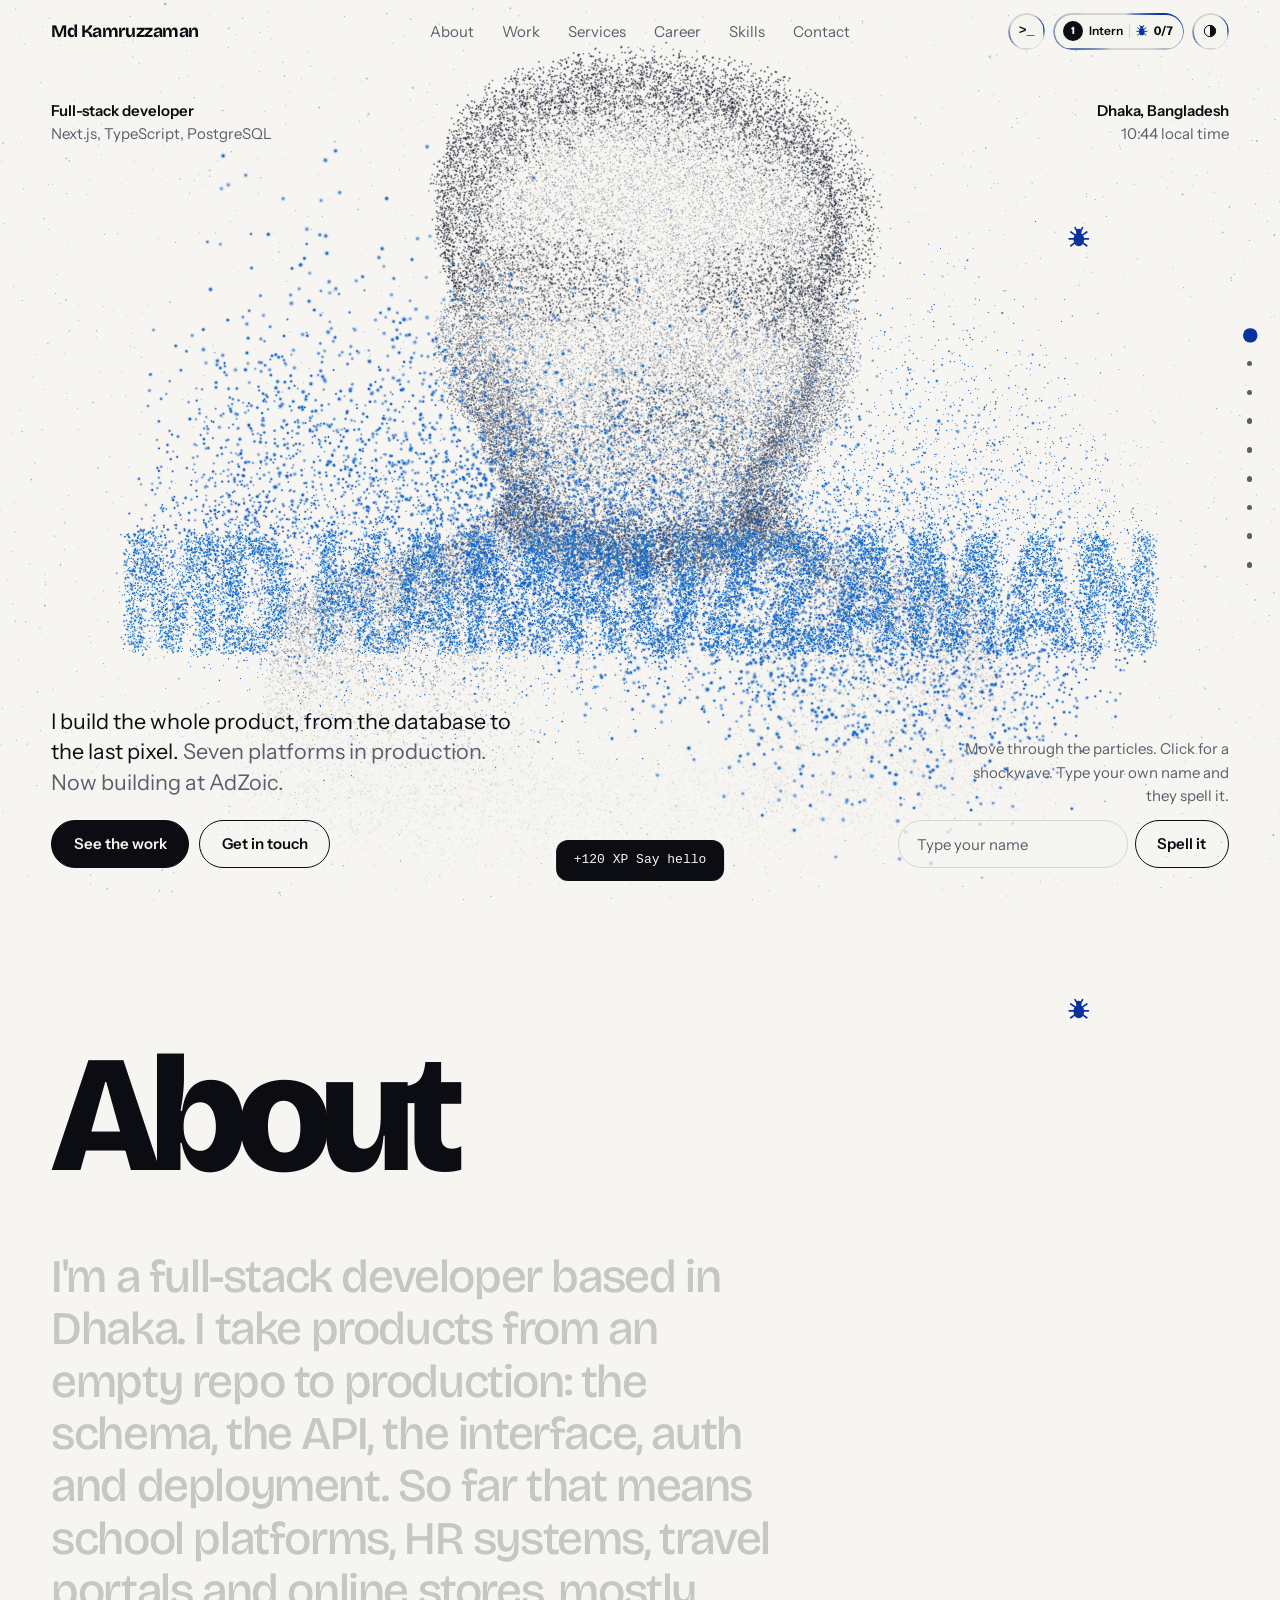
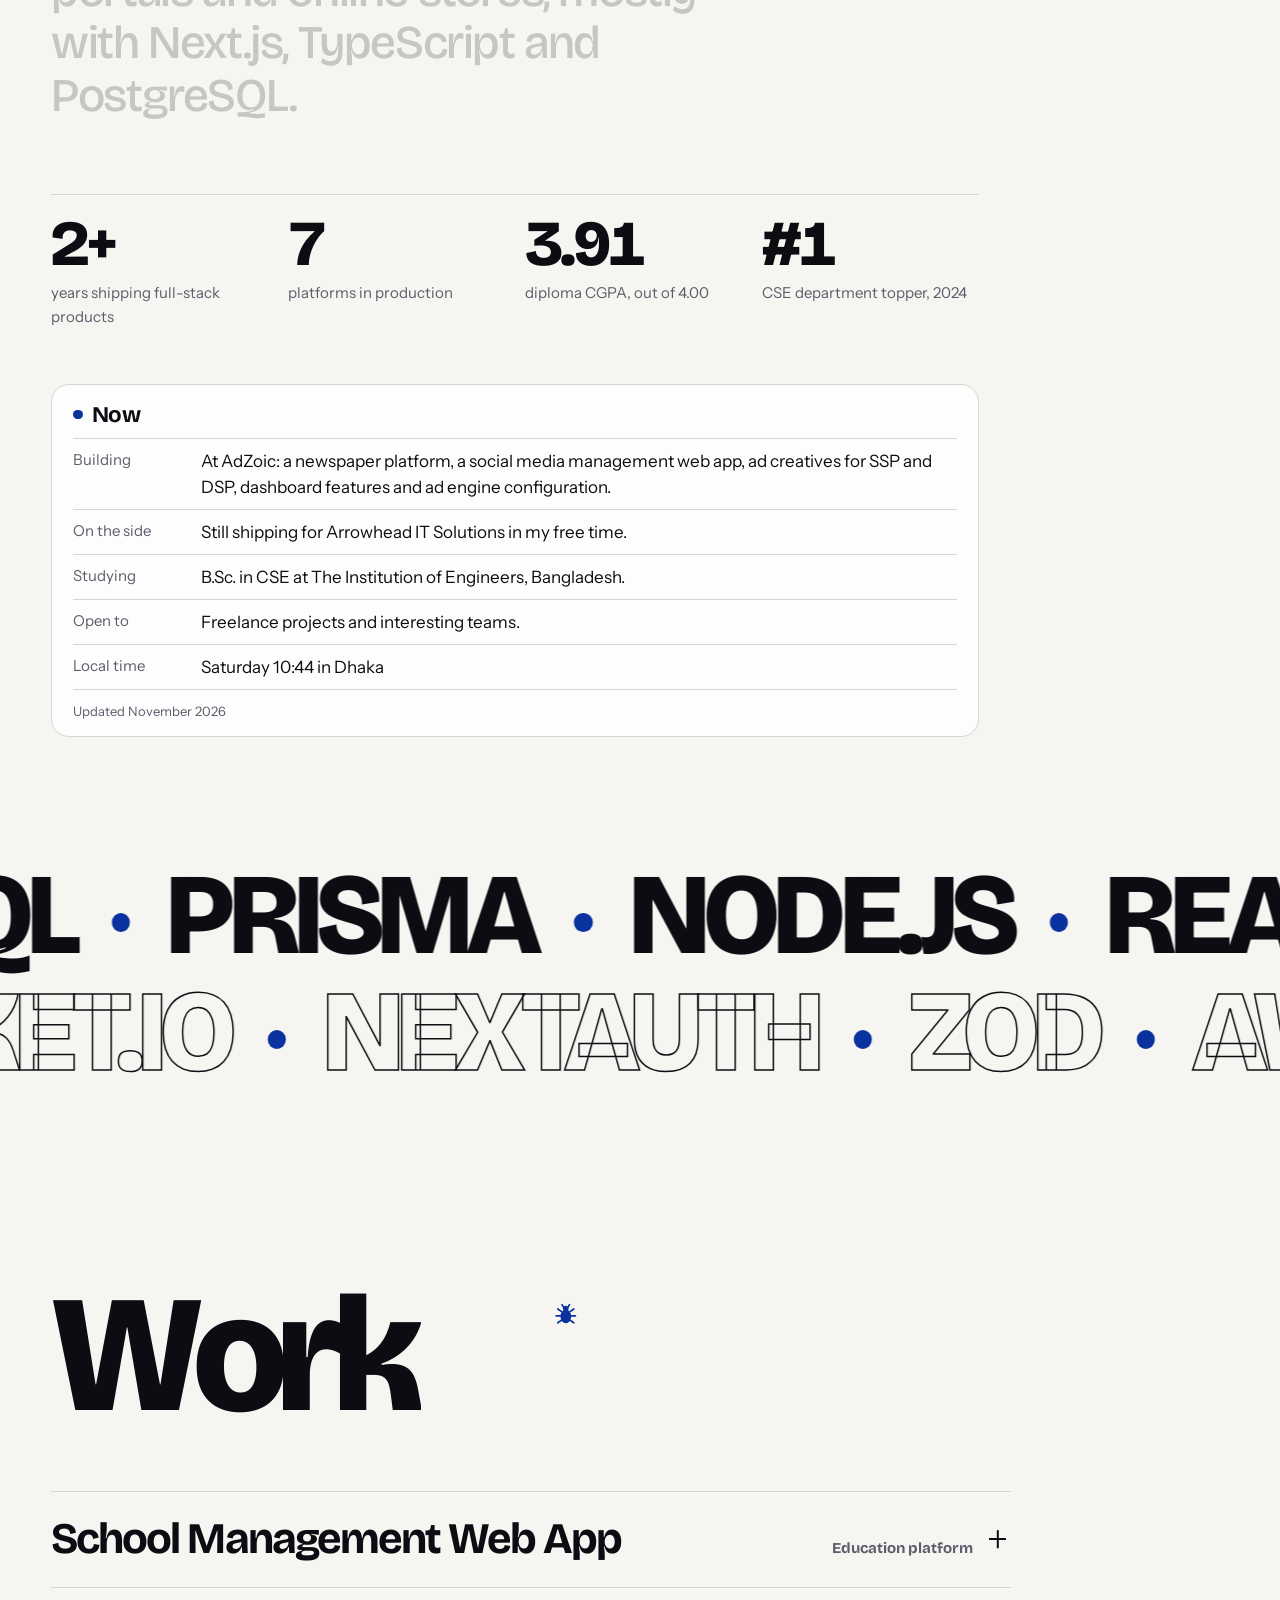
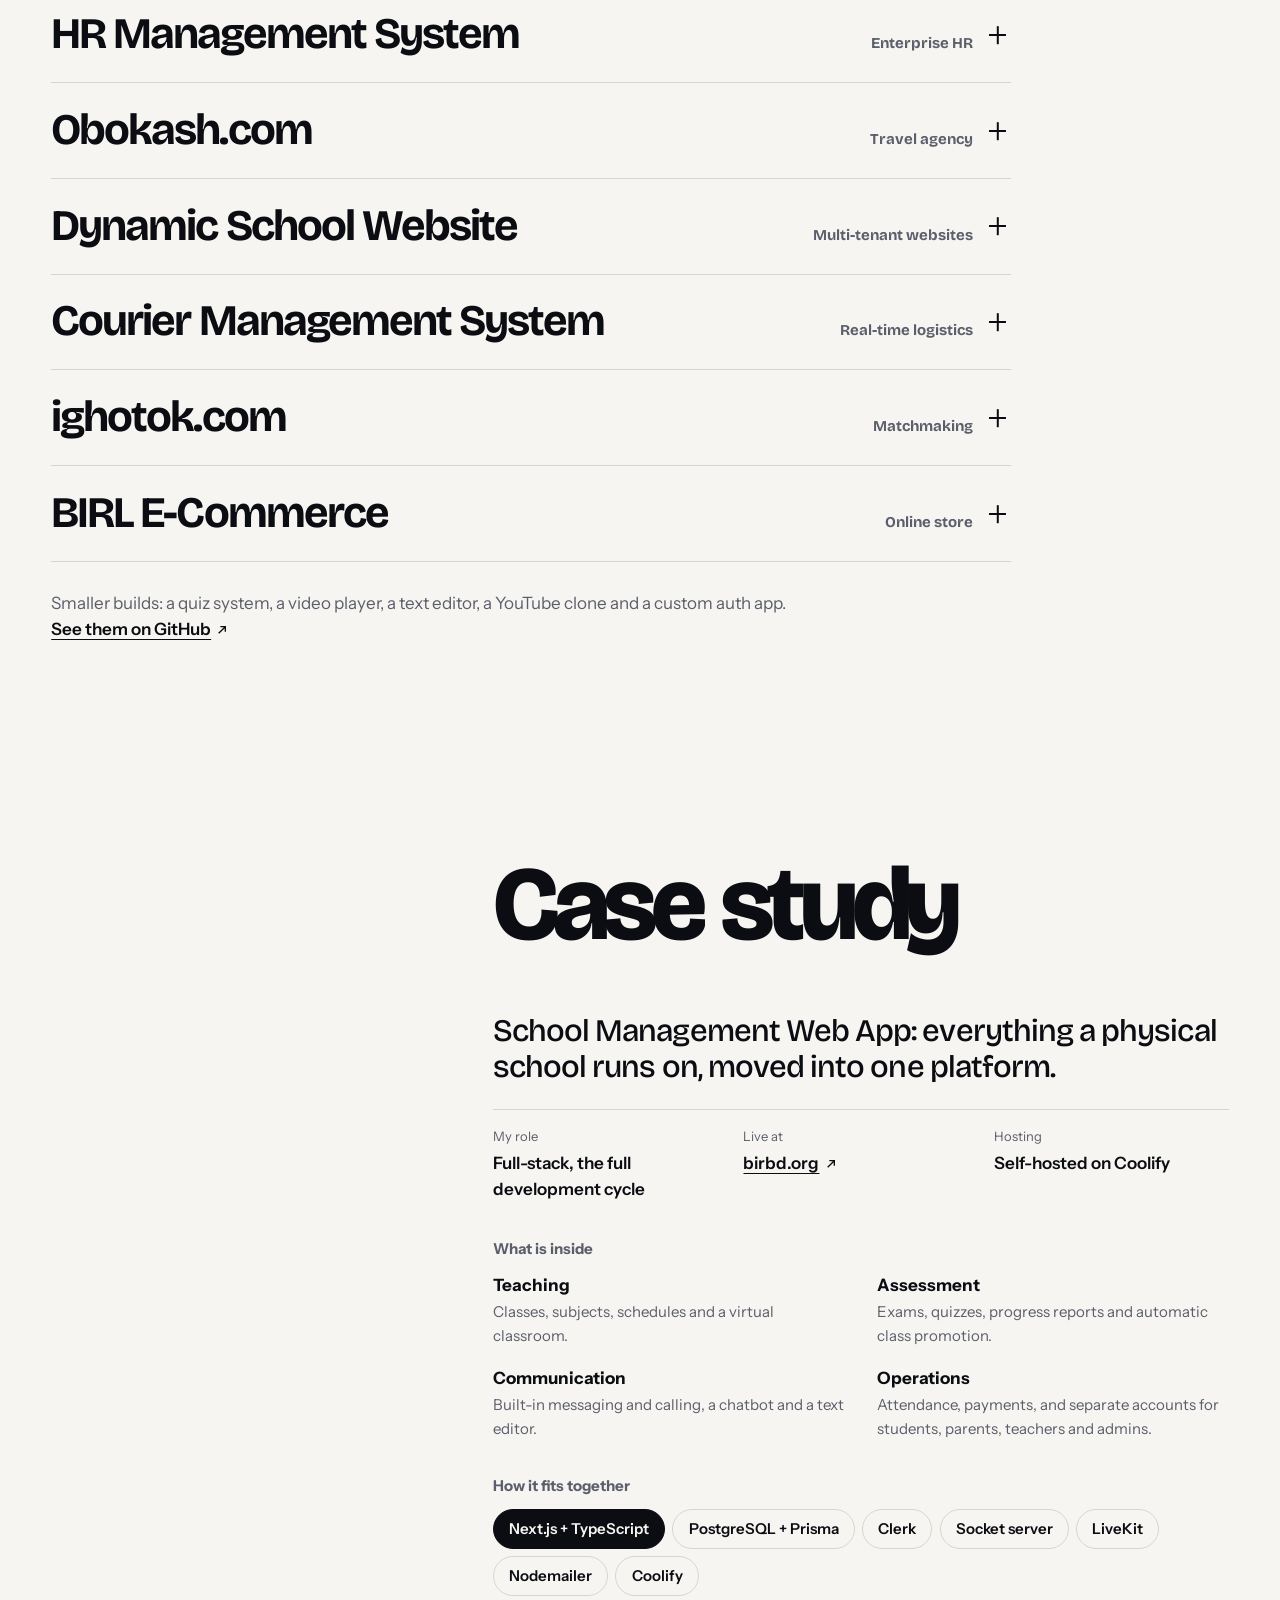
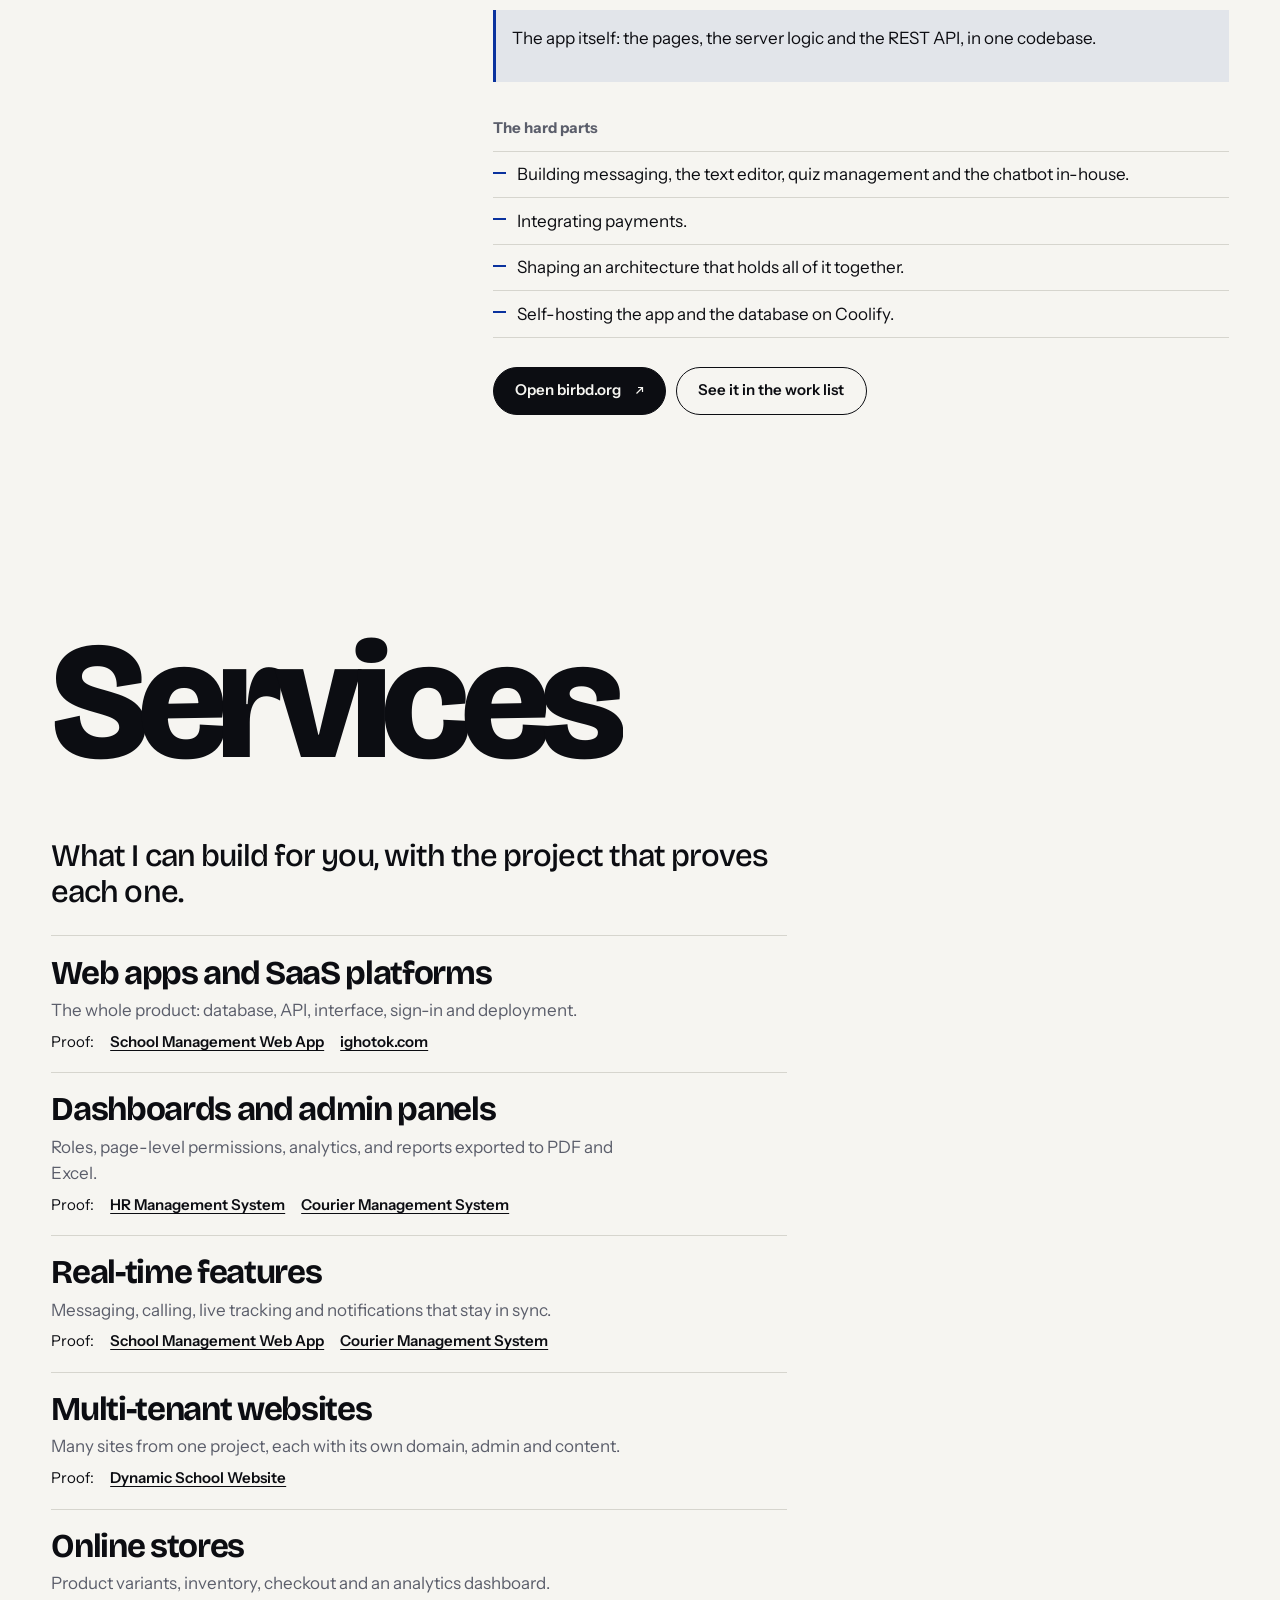
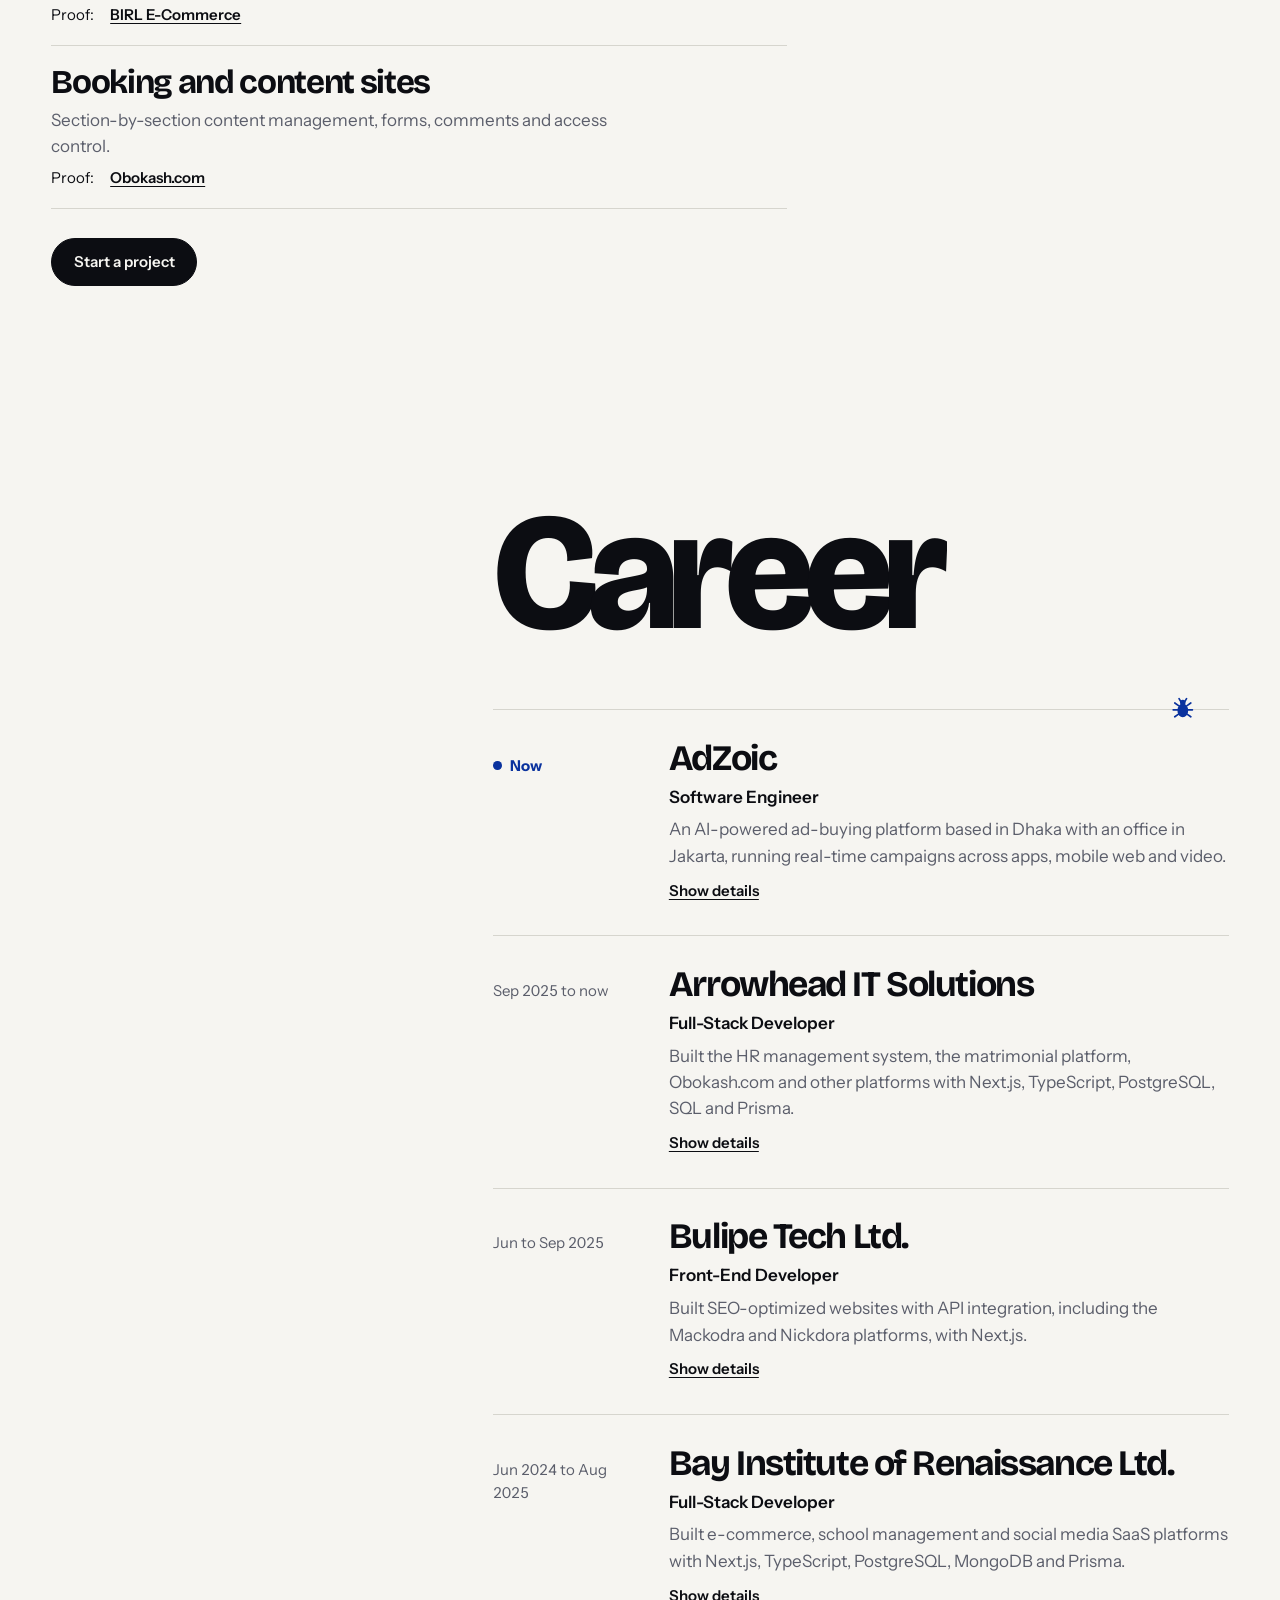
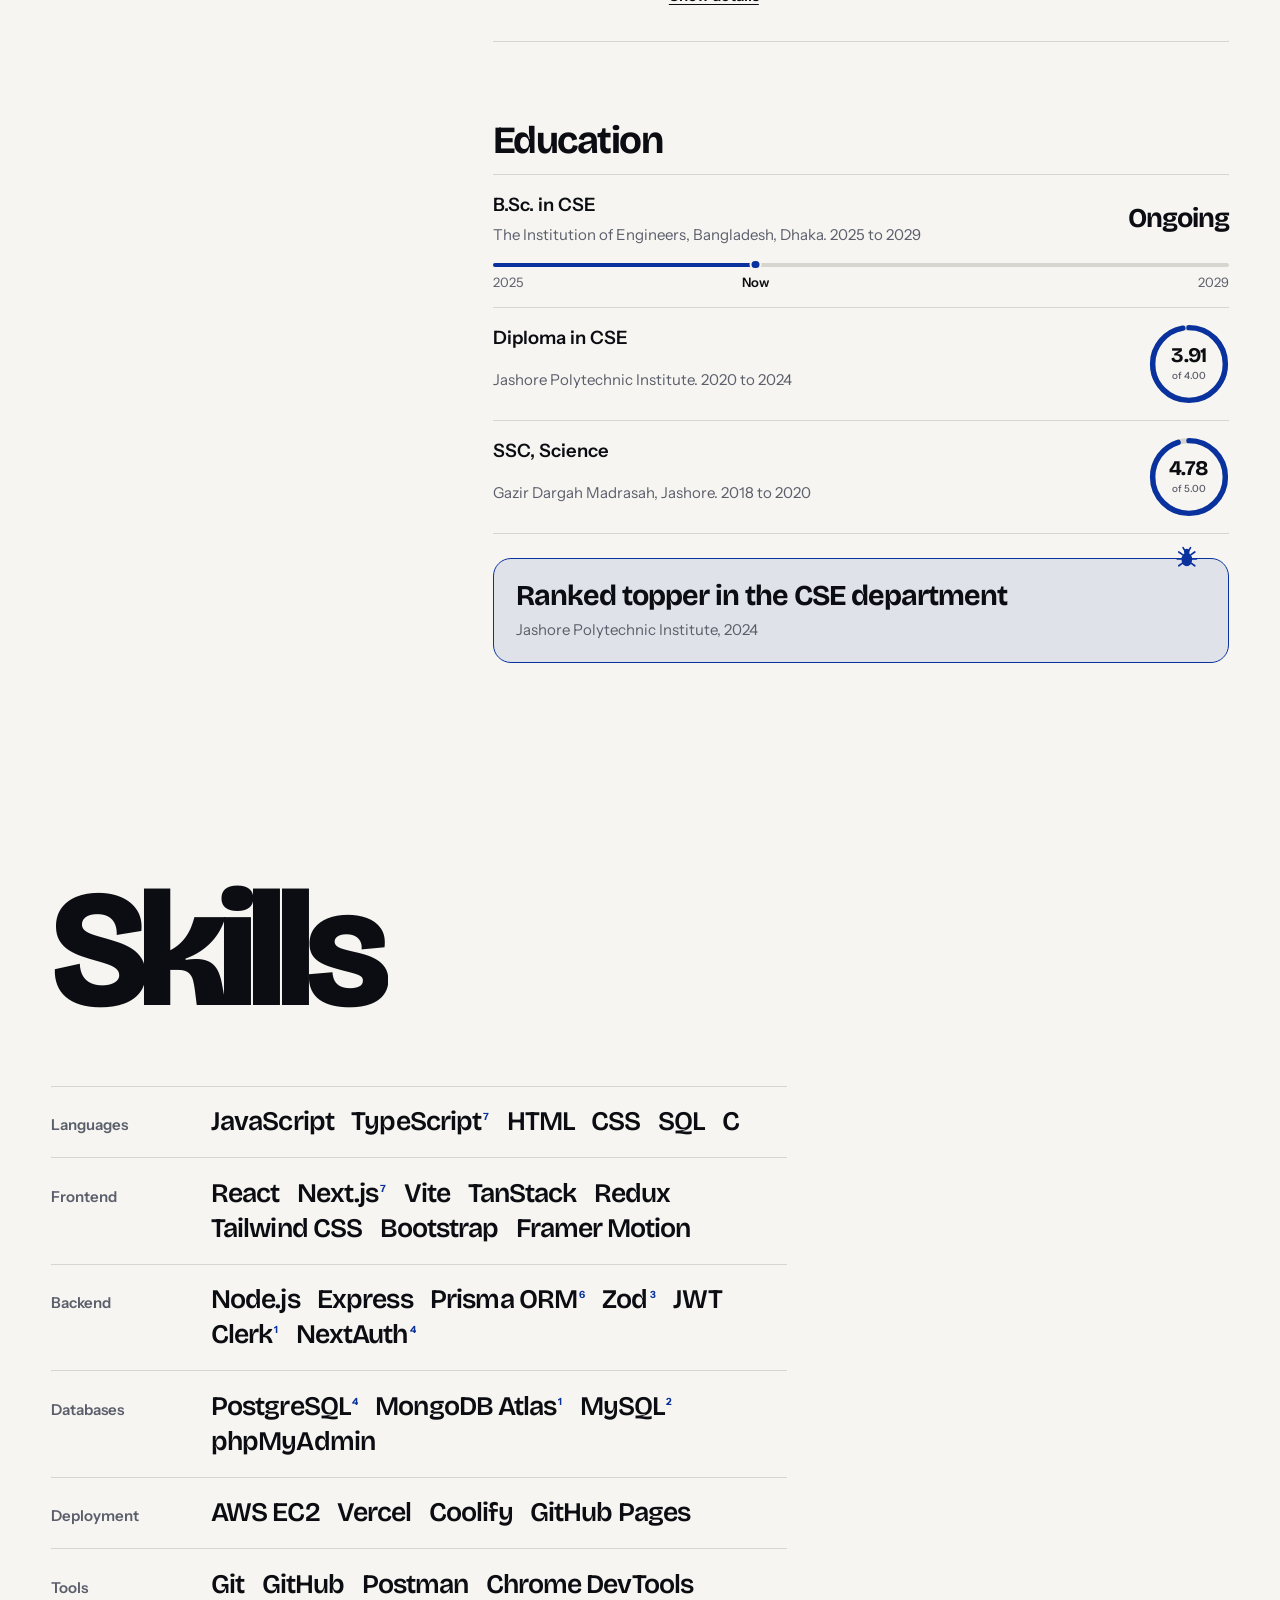
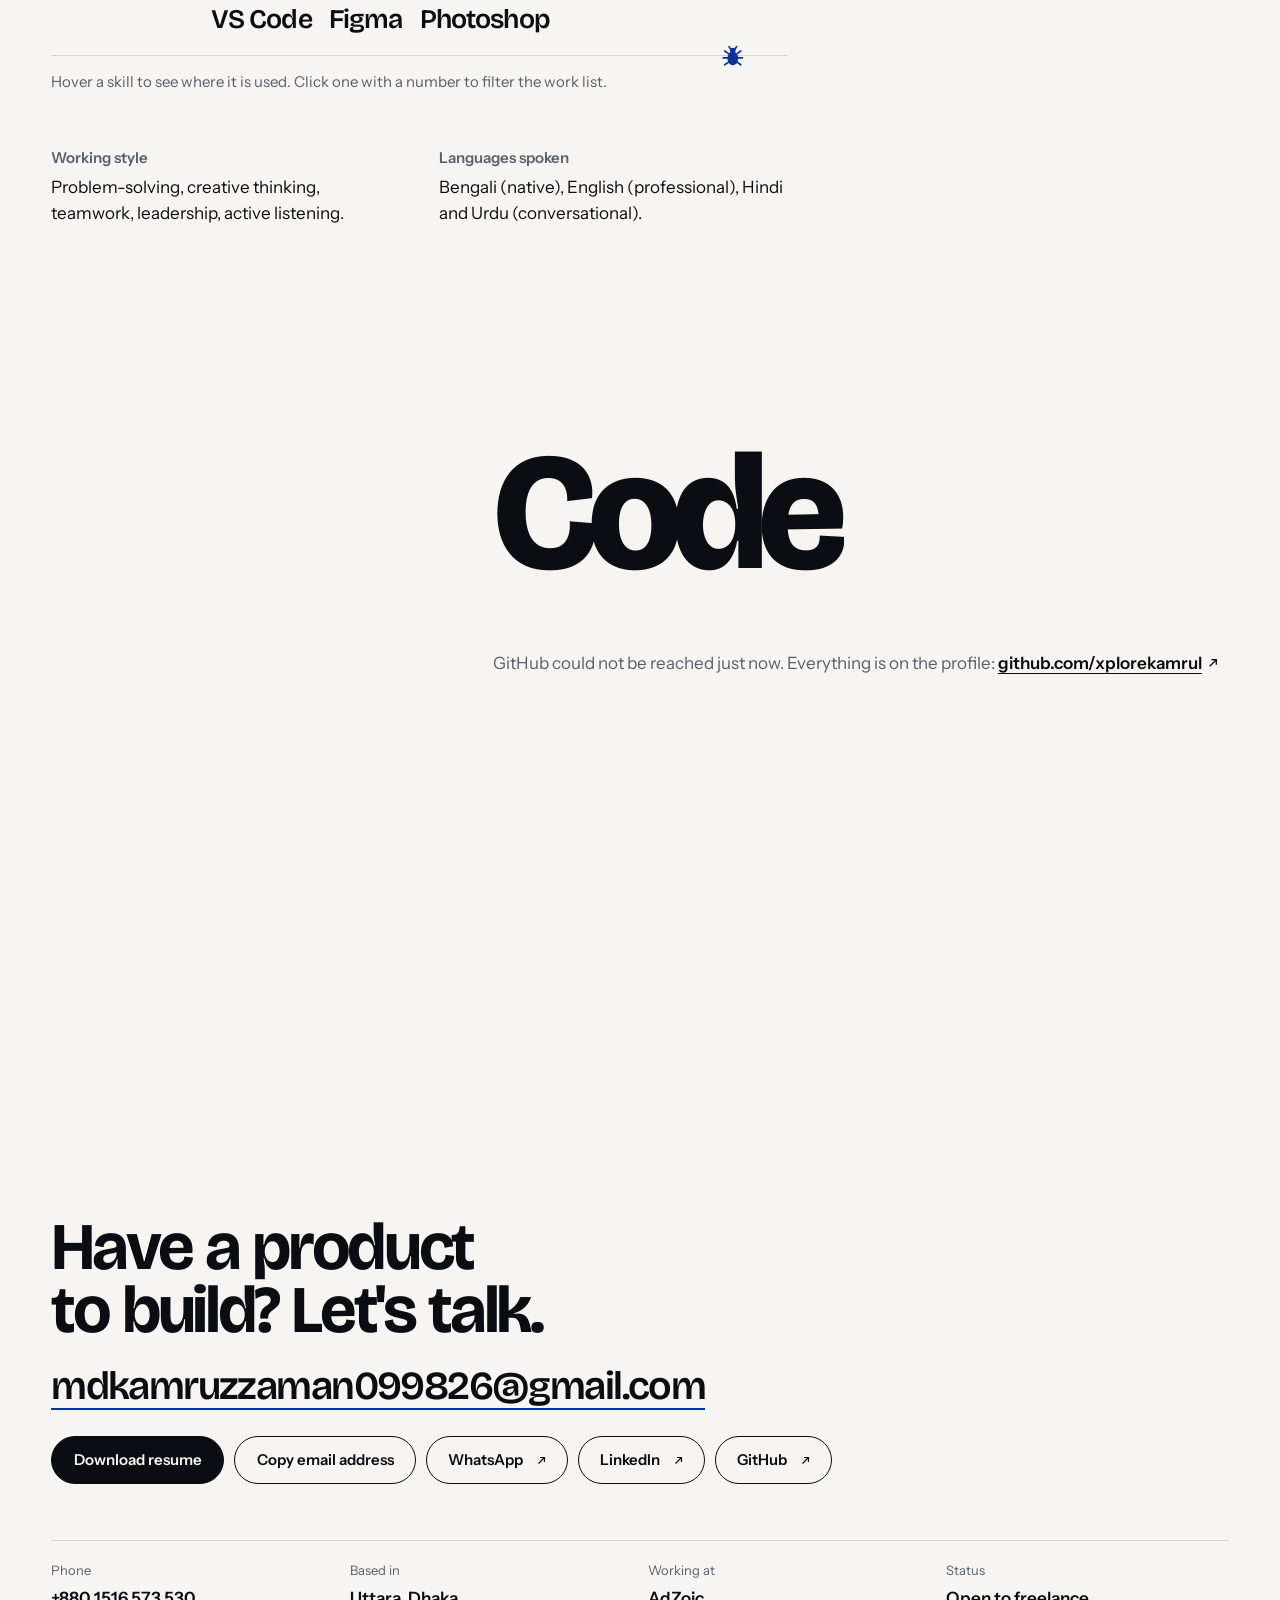
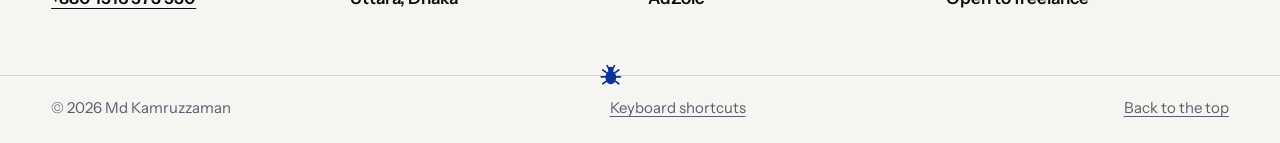
<file: index.html>
<!DOCTYPE html>
<html lang="en">

<head>
  <meta charset="utf-8">
  <meta name="viewport" content="width=device-width, initial-scale=1">

  <!-- ===================================================================
       SEO. Search engines and link previews read these tags directly, so
       they live here (not in content.json). If the site moves to another
       domain, replace https://xplorekamrul.vercel.app/ everywhere in
       this block, in robots.txt and in sitemap.xml.
       =================================================================== -->
  <title>Md Kamruzzaman – Full-Stack Developer in Dhaka, Bangladesh</title>
  <meta name="description"
    content="Md Kamruzzaman is a full-stack developer in Dhaka, Bangladesh, building web apps with Next.js, TypeScript and PostgreSQL. Seven platforms in production.">
  <meta name="author" content="Md Kamruzzaman">
  <meta name="robots" content="index, follow, max-image-preview:large, max-snippet:-1">
  <link rel="canonical" href="https://xplorekamrul.vercel.app/">
  <!-- Code: MIT (LICENSE). Libraries and fonts: their own licenses (THIRD-PARTY-NOTICES.md). -->
  <link rel="license" href="LICENSE">

  <!-- Link previews: Facebook, LinkedIn, WhatsApp, Slack... -->
  <meta property="og:type" content="profile">
  <meta property="og:site_name" content="Md Kamruzzaman">
  <meta property="og:url" content="https://xplorekamrul.vercel.app/">
  <meta property="og:title" content="Md Kamruzzaman – Full-Stack Developer in Dhaka">
  <meta property="og:description"
    content="Full-stack developer building web apps with Next.js, TypeScript and PostgreSQL. Seven platforms in production. Now at AdZoic.">
  <meta property="og:image" content="https://xplorekamrul.vercel.app/assets/images/og-image.jpg">
  <meta property="og:image:width" content="1200">
  <meta property="og:image:height" content="630">
  <meta property="og:image:alt" content="Md Kamruzzaman's portfolio: his portrait and name drawn in particles">
  <meta property="og:locale" content="en_US">
  <meta property="profile:first_name" content="Md">
  <meta property="profile:last_name" content="Kamruzzaman">

  <!-- X / Twitter -->
  <meta name="twitter:card" content="summary_large_image">
  <meta name="twitter:title" content="Md Kamruzzaman – Full-Stack Developer in Dhaka">
  <meta name="twitter:description"
    content="Full-stack developer building web apps with Next.js, TypeScript and PostgreSQL. Seven platforms in production.">
  <meta name="twitter:image" content="https://xplorekamrul.vercel.app/assets/images/og-image.jpg">
  <meta name="twitter:image:alt" content="Md Kamruzzaman's portfolio: his portrait and name drawn in particles">

  <!-- Icons, browser colour, install info -->
  <link rel="icon" href="assets/images/favicon.svg" type="image/svg+xml">
  <link rel="apple-touch-icon" href="assets/images/apple-touch-icon.png">
  <link rel="manifest" href="site.webmanifest">
  <meta name="theme-color" content="#06070B" media="(prefers-color-scheme: dark)">
  <meta name="theme-color" content="#F6F5F1" media="(prefers-color-scheme: light)">

  <!-- Structured data: tells Google who this page is about (a Person) -->
  <script type="application/ld+json">
  {
    "@context": "https://schema.org",
    "@graph": [
      {
        "@type": "WebSite",
        "@id": "https://xplorekamrul.vercel.app/#website",
        "url": "https://xplorekamrul.vercel.app/",
        "name": "Md Kamruzzaman",
        "inLanguage": "en"
      },
      {
        "@type": "ProfilePage",
        "@id": "https://xplorekamrul.vercel.app/#page",
        "url": "https://xplorekamrul.vercel.app/",
        "name": "Md Kamruzzaman – Full-Stack Developer in Dhaka, Bangladesh",
        "isPartOf": { "@id": "https://xplorekamrul.vercel.app/#website" },
        "mainEntity": { "@id": "https://xplorekamrul.vercel.app/#person" },
        "primaryImageOfPage": "https://xplorekamrul.vercel.app/assets/images/og-image.jpg"
      },
      {
        "@type": "Person",
        "@id": "https://xplorekamrul.vercel.app/#person",
        "name": "Md Kamruzzaman",
        "url": "https://xplorekamrul.vercel.app/",
        "image": "https://xplorekamrul.vercel.app/assets/images/og-image.jpg",
        "jobTitle": "Full-Stack Developer",
        "description": "Full-stack developer in Dhaka, Bangladesh, building web apps with Next.js, TypeScript and PostgreSQL.",
        "email": "mailto:mdkamruzzaman099826@gmail.com",
        "worksFor": { "@type": "Organization", "name": "AdZoic" },
        "address": { "@type": "PostalAddress", "addressLocality": "Dhaka", "addressRegion": "Uttara", "addressCountry": "BD" },
        "alumniOf": [
          { "@type": "CollegeOrUniversity", "name": "Jashore Polytechnic Institute" },
          { "@type": "CollegeOrUniversity", "name": "The Institution of Engineers, Bangladesh" }
        ],
        "award": "Ranked topper in the CSE department, Jashore Polytechnic Institute, 2024",
        "knowsAbout": ["Next.js", "React", "TypeScript", "JavaScript", "Node.js", "PostgreSQL", "Prisma", "MongoDB", "Tailwind CSS", "Full-stack web development"],
        "knowsLanguage": ["Bengali", "English", "Hindi", "Urdu"],
        "sameAs": [
          "https://www.linkedin.com/in/xplorekamrul/",
          "https://github.com/xplorekamrul"
        ]
      }
    ]
  }
  </script>

  <!-- Everything is local: fonts, styles, scripts. Nothing is loaded from another server. -->
  <link rel="preload" href="assets/data/content.json" as="fetch" crossorigin>
  <link rel="preload" href="assets/fonts/bricolage-grotesque-latin.woff2" as="font" type="font/woff2" crossorigin>
  <link rel="preload" href="assets/fonts/instrument-sans-latin.woff2" as="font" type="font/woff2" crossorigin>
  <link rel="stylesheet" href="assets/css/main.css">

  <!-- Runs before the first paint: saved theme, and a safety net so the loader never traps the page. -->
  <script>
    (function () {
      var d = document.documentElement;
      d.classList.add('js');
      try {
        var t = localStorage.getItem('mk3-theme');
        if (t === 'dark' || t === 'light') d.setAttribute('data-theme', t);
      } catch (e) { }
      /* The loader can never trap the page: it is dismissed after 5s whatever happens. */
      setTimeout(function () { d.classList.add('is-ready'); }, 5000);
      /* Opened straight from disk: browsers block modules and JSON there, so say how to run it. */
      if (location.protocol === 'file:') {
        d.classList.add('is-ready');
        document.addEventListener('DOMContentLoaded', function () {
          document.getElementById('main').innerHTML = '<p class="boot-error">This site loads its content from assets/data/content.json, ' +
            'which browsers do not allow for a file opened from disk.<br>Run it through a local server instead: ' +
            'VS Code "Live Server", or <code>npx serve</code> in this folder.</p>';
        });
      }
    })();
  </script>
</head>

<body>
  <a class="skip" href="#main">Skip to content</a>

  <canvas class="gl" id="gl" aria-hidden="true"></canvas>

  <div class="loader" id="loader" aria-hidden="true">
    <p class="loader__who" data-render="loaderWho"></p>
    <div>
      <div class="loader__row">
        <p class="loader__log" id="loadLog">$ npm run build</p>
        <p class="loader__n" id="loadN">0</p>
      </div>
      <div class="loader__bar"><i id="loadBar"></i></div>
    </div>
  </div>

  <div class="cursor" id="cursor" aria-hidden="true"><i class="cursor__dot"></i><span class="cursor__label"
      id="cursorLabel"></span></div>
  <aside class="jobcard" id="jobCard" aria-hidden="true">
    <div class="jobcard__in" id="jobCardIn"></div>
  </aside>
  <div class="peek" id="peek" aria-hidden="true">
    <div class="peek__card" id="peekCard"><span class="peek__ini" id="peekIni"></span><span class="peek__url"
        id="peekUrl"></span></div>
  </div>

  <header class="top" id="top">
    <a class="brand" id="brand" href="#home" data-render="brand"></a>
    <nav class="nav" aria-label="Sections" data-render="navHeader"></nav>
    <div class="tools">
      <button class="iconbtn" id="termBtn" type="button" aria-label="Open the terminal" title="Terminal (Ctrl+K)"
        aria-expanded="false" aria-controls="term"><span aria-hidden="true">&gt;_</span></button>
      <button class="pill" id="bugBtn" type="button" aria-expanded="false" aria-controls="bugLog">
        <span class="pill__lv" id="xpLv">1</span><span class="pill__name" id="xpName">Intern</span><span
          class="pill__sep" aria-hidden="true"></span>
        <svg viewBox="0 0 24 24" aria-hidden="true">
          <use href="#bug" />
        </svg><b id="bugCount">0/7</b>
      </button>
      <button class="iconbtn" id="themeBtn" type="button" aria-label="Switch theme">
        <svg viewBox="0 0 24 24" aria-hidden="true">
          <circle cx="12" cy="12" r="8.5" fill="none" stroke="currentColor" stroke-width="1.5" />
          <path d="M12 3.5a8.5 8.5 0 0 1 0 17z" fill="currentColor" />
        </svg>
      </button>
      <button class="iconbtn burger" id="menuBtn" type="button" aria-label="Open the menu" aria-expanded="false"
        aria-controls="menu"><i></i><i></i></button>
    </div>
  </header>

  <nav class="menu" id="menu" aria-label="Menu" data-render="navMenu" hidden></nav>

  <nav class="dots" aria-label="Chapters" data-render="navDots"></nav>

  <aside class="buglog" id="bugLog" aria-label="Your progress" hidden>
    <div class="buglog__head">
      <div>
        <h2 id="xpTitle">Level 1, Intern</h2>
        <p class="buglog__sub" id="xpSub">0 of 1000 XP</p>
      </div>
      <button class="buglog__close" id="bugClose" type="button">Close</button>
    </div>
    <div class="xpbar" aria-hidden="true"><i id="xpFill"></i></div>
    <h3>Quests</h3>
    <ol class="quests" id="questList"></ol>
    <h3>Bug tracker</h3>
    <p class="buglog__sub" id="bugSub">7 bugs are crawling around this site. Find them and squash them.</p>
    <ol class="buglog__list" id="bugList"></ol>
    <label class="buglog__reward" id="bugReward" hidden><input type="checkbox" id="prismToggle"> Prismatic
      particles</label>
    <button class="buglog__reset" id="bugReset" type="button">Reset my progress</button>
  </aside>

  <section class="term" id="term" role="dialog" aria-label="Terminal" hidden>
    <div class="term__bar"><span class="term__dots" aria-hidden="true"><i></i><i></i><i></i></span><span
        class="term__title">visitor@kamruzzaman: ~ <em>kzsh</em></span><span class="term__clock" id="termClock"
        aria-hidden="true"></span><button type="button" id="termClose">Close</button></div>
    <div class="term__out" id="termOut" aria-live="polite"></div>
    <div class="term__tips" id="termTips" aria-label="Suggestions"></div>
    <div class="term__in"><label for="termIn"><span class="t-ok">visitor</span><span class="t-dim">@</span><span
          class="t-key">kamruzzaman</span><span class="t-dim">:</span><span class="t-purple">~</span><span
          class="t-dim">$</span></label><input id="termIn" type="text" enterkeyhint="go" autocomplete="off"
        autocapitalize="off" autocorrect="off" spellcheck="false" aria-label="Command, press Enter to run"><button
        type="button" id="termRun">Run</button></div>
  </section>

  <aside class="keys" id="keys" role="dialog" aria-label="Keyboard shortcuts" hidden>
    <div class="keys__head">
      <h2 data-render="shortcutsTitle"></h2><button type="button" id="keysClose">Close</button>
    </div>
    <dl data-render="shortcutsList"></dl>
  </aside>

  <div class="typed" id="typed" aria-hidden="true" hidden><b id="typedText"></b><span>Esc clears</span></div>

  <svg width="0" height="0" style="position:absolute" aria-hidden="true">
    <symbol id="bug" viewBox="0 0 24 24">
      <g fill="none" stroke="currentColor" stroke-width="1.6" stroke-linecap="round">
        <path d="M8 9 4.5 6.5M16 9l3.5-2.5M7 13H3M17 13h4M8 17l-3.5 2.5M16 17l3.5 2.5M10 5 8.5 2.5M14 5l1.5-2.5" />
      </g>
      <ellipse cx="12" cy="13.5" rx="5" ry="6.5" fill="currentColor" />
      <circle cx="12" cy="6.2" r="2.6" fill="currentColor" />
    </symbol>
  </svg>

  <!-- The sections are rendered here from assets/data/content.json (assets/js/render/sections.js). -->
  <main id="main"></main>

  <footer class="foot" data-render="footer"></footer>

  <div class="toast" id="toast" role="status" aria-live="polite"></div>

  <!-- Libraries first (deferred, in order), then the app. three.js is loaded later, when the page is idle. -->
  <script defer src="assets/vendor/gsap.min.js"></script>
  <script defer src="assets/vendor/ScrollTrigger.min.js"></script>
  <script type="module" src="assets/js/main.js"></script>
</body>

</html>
</file>
<file: assets/css/main.css>
/* ==========================================================================
   All styles of the site, in the order they apply.
   One file per part of the page. Later files may override earlier ones.
   ========================================================================== */

@import url("base/fonts.css");
@import url("base/tokens.css");
@import url("base/base.css");
@import url("base/scrollbar.css");
@import url("components/loader.css");
@import url("components/cursor.css");
@import url("layout/header.css");
@import url("components/dots.css");
@import url("components/buglog.css");
@import url("components/terminal.css");
@import url("components/shortcuts.css");
@import url("components/typed.css");
@import url("components/bugs.css");
@import url("sections/hero.css");
@import url("layout/sections.css");
@import url("sections/about.css");
@import url("sections/case-study.css");
@import url("sections/services.css");
@import url("sections/github.css");
@import url("sections/voices.css");
@import url("sections/marquee.css");
@import url("sections/work.css");
@import url("sections/career.css");
@import url("sections/skills.css");
@import url("sections/contact.css");
@import url("base/theme-switch.css");
</file>
